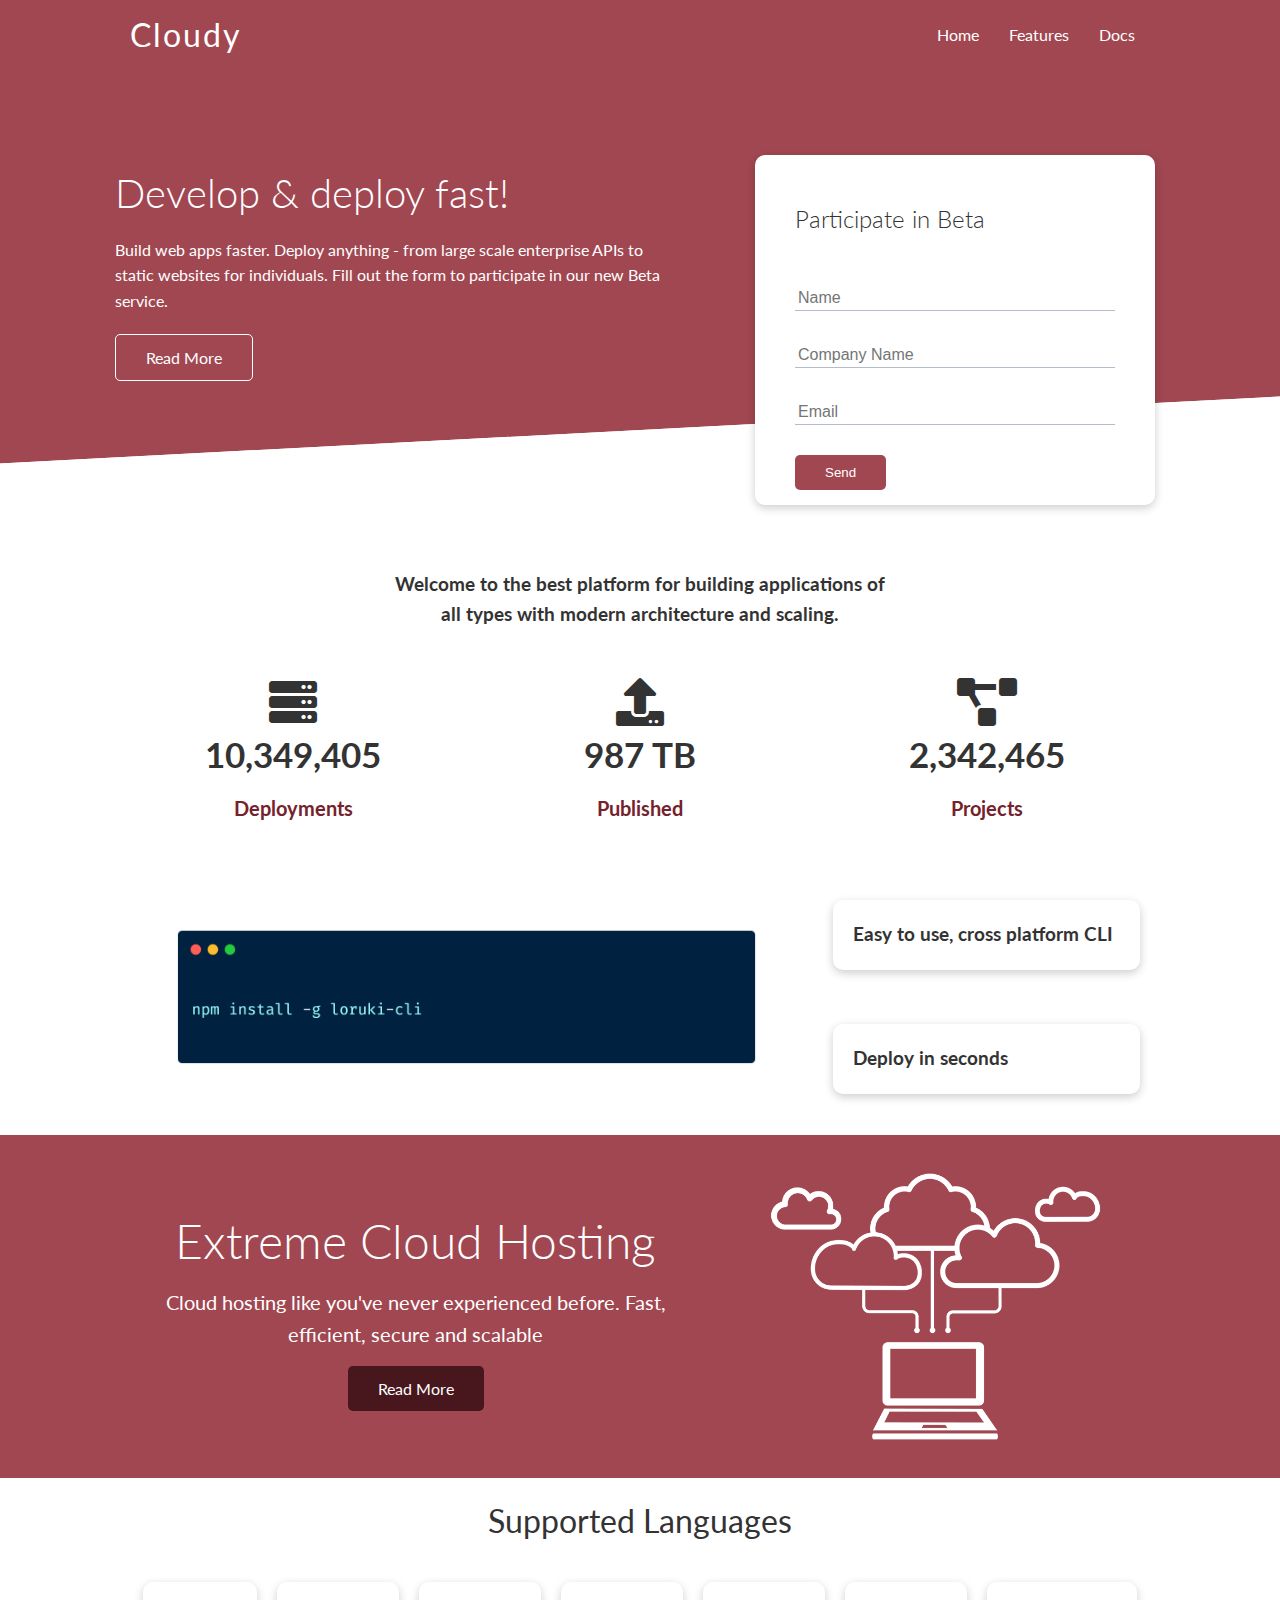
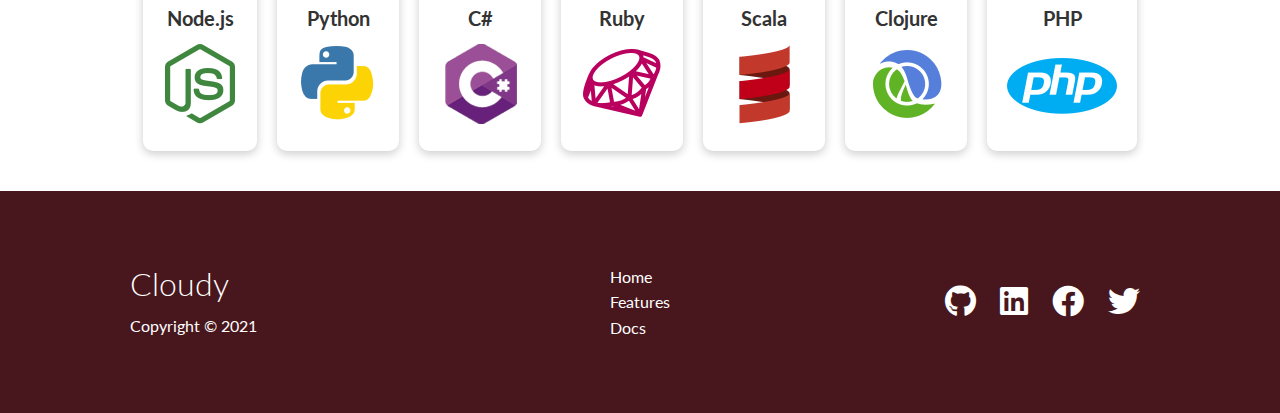
<file: index.html>
<!DOCTYPE html>
<html lang="en">
  <head>
    <meta charset="UTF-8" />
    <meta http-equiv="X-UA-Compatible" content="IE=edge" />
    <meta name="viewport" content="width=device-width, initial-scale=1.0" />
    <link
      rel="stylesheet"
      href="https://cdnjs.cloudflare.com/ajax/libs/font-awesome/5.15.4/css/all.min.css"
      integrity="sha512-1ycn6IcaQQ40/MKBW2W4Rhis/DbILU74C1vSrLJxCq57o941Ym01SwNsOMqvEBFlcgUa6xLiPY/NS5R+E6ztJQ=="
      crossorigin="anonymous"
      referrerpolicy="no-referrer"
    />
    <link rel="stylesheet" href="css/utilities.css" />
    <link rel="stylesheet" href="css/style.css" />
    <title>Cloudy</title>
  </head>
  <body>
    <!-- Navbar -->
    <div class="navbar">
      <div class="container flex">
        <h1 class="logo"><strong>Cloudy</strong></h1>
        <nav>
          <ul>
            <li><a href="index.html">Home</a></li>
            <li><a href="features.html">Features</a></li>
            <li><a href="docs.html">Docs</a></li>
          </ul>
        </nav>
      </div>
    </div>

    <!-- Showcase -->
    <section class="showcase">
      <div class="container grid">
        <div class="showcase-text">
          <h1>Develop & deploy fast!</h1>
          <p>
            Build web apps faster. Deploy anything - from large scale enterprise
            APIs to static websites for individuals. Fill out the form to
            participate in our new Beta service.
          </p>
          <a href="features.html" class="btn btn-outline">Read More</a>
        </div>
        <div class="showcase-form card">
          <h2>Participate in Beta</h2>
          <form
            name="contact"
            method="POST"
            netlify-honeypot="bot-field"
            data-netlify="true"
          >
            <input type="hidden" name="form-name" value="contact" />
            <p class="hidden">
              <label
                >Don’t fill this out if you’re human: <input name="bot-field"
              /></label>
            </p>
            <div class="form-control">
              <input type="text" name="name" placeholder="Name" required />
            </div>
            <div class="form-control">
              <input
                type="text"
                name="company"
                placeholder="Company Name"
                required
              />
            </div>
            <div class="form-control">
              <input type="email" name="email" placeholder="Email" required />
            </div>
            <input type="submit" value="Send" class="btn btn-primary" />
          </form>
        </div>
      </div>
    </section>

    <!-- Stats -->
    <section class="stats">
      <div class="container">
        <h3 class="stats-heading text-center my-1">
          Welcome to the best platform for building applications of all types
          with modern architecture and scaling.
        </h3>
        <div class="grid grid-3 text-center my-4">
          <div>
            <i class="fas fa-server fa-3x"></i>
            <h3>10,349,405</h3>
            <p class="text-secondary">Deployments</p>
          </div>
          <div>
            <i class="fas fa-upload fa-3x"></i>
            <h3>987 TB</h3>
            <p class="text-secondary">Published</p>
          </div>
          <div>
            <i class="fas fa-project-diagram fa-3x"></i>
            <h3>2,342,465</h3>
            <p class="text-secondary">Projects</p>
          </div>
        </div>
      </div>
    </section>

    <!-- CLI -->
    <section class="cli">
      <div class="container grid">
        <img src="images/cli.png" alt="" />
        <div class="card">
          <h3>Easy to use, cross platform CLI</h3>
        </div>
        <div class="card">
          <h3>Deploy in seconds</h3>
        </div>
      </div>
    </section>

    <!-- Cloud Section -->
    <section class="cloud bg-primary my-2 py-2">
      <div class="container grid">
        <div class="text-center">
          <h2 class="lg">Extreme Cloud Hosting</h2>
          <p class="lead my-1">
            Cloud hosting like you've never experienced before. Fast, efficient,
            secure and scalable
          </p>
          <a href="features.html" class="btn btn-dark">Read More</a>
        </div>
        <img src="images/cloud.png" alt="" />
      </div>
    </section>

    <!-- Languages -->
    <section class="languages">
      <h2 class="md text-center my-2"><strong>Supported Languages</strong></h2>
      <div class="container flex">
        <div class="card">
          <h4>Node.js</h4>
          <img src="images/logos/node.png" alt="" />
        </div>
        <div class="card">
          <h4>Python</h4>
          <img src="images/logos/python.png" alt="" />
        </div>
        <div class="card">
          <h4>C#</h4>
          <img src="images/logos/csharp.png" alt="" />
        </div>
        <div class="card">
          <h4>Ruby</h4>
          <img src="images/logos/ruby.png" alt="" />
        </div>
        <div class="card">
          <h4>Scala</h4>
          <img src="images/logos/scala.png" alt="" />
        </div>
        <div class="card">
          <h4>Clojure</h4>
          <img src="images/logos/clojure.png" alt="" />
        </div>
        <div class="card">
          <h4>PHP</h4>
          <img src="images/logos/php.png" alt="" />
        </div>
      </div>
    </section>

    <!-- footer -->
    <footer class="footer bg-dark py-5">
      <div class="container grid grid-3">
        <div>
          <h1>Cloudy</h1>
          <p>Copyright &copy; 2021</p>
        </div>
        <nav>
          <ul>
            <li><a href="index.html">Home</a></li>
            <li><a href="features.html">Features</a></li>
            <li><a href="docs.html">Docs</a></li>
          </ul>
        </nav>
        <div class="social">
          <a href="#"><i class="fab fa-github fa-2x"></i></a>
          <a href="#"><i class="fab fa-linkedin fa-2x"></i></a>
          <a href="#"><i class="fab fa-facebook fa-2x"></i></a>
          <a href="#"><i class="fab fa-twitter fa-2x"></i></a>
        </div>
      </div>
    </footer>
  </body>
</html>
</file>
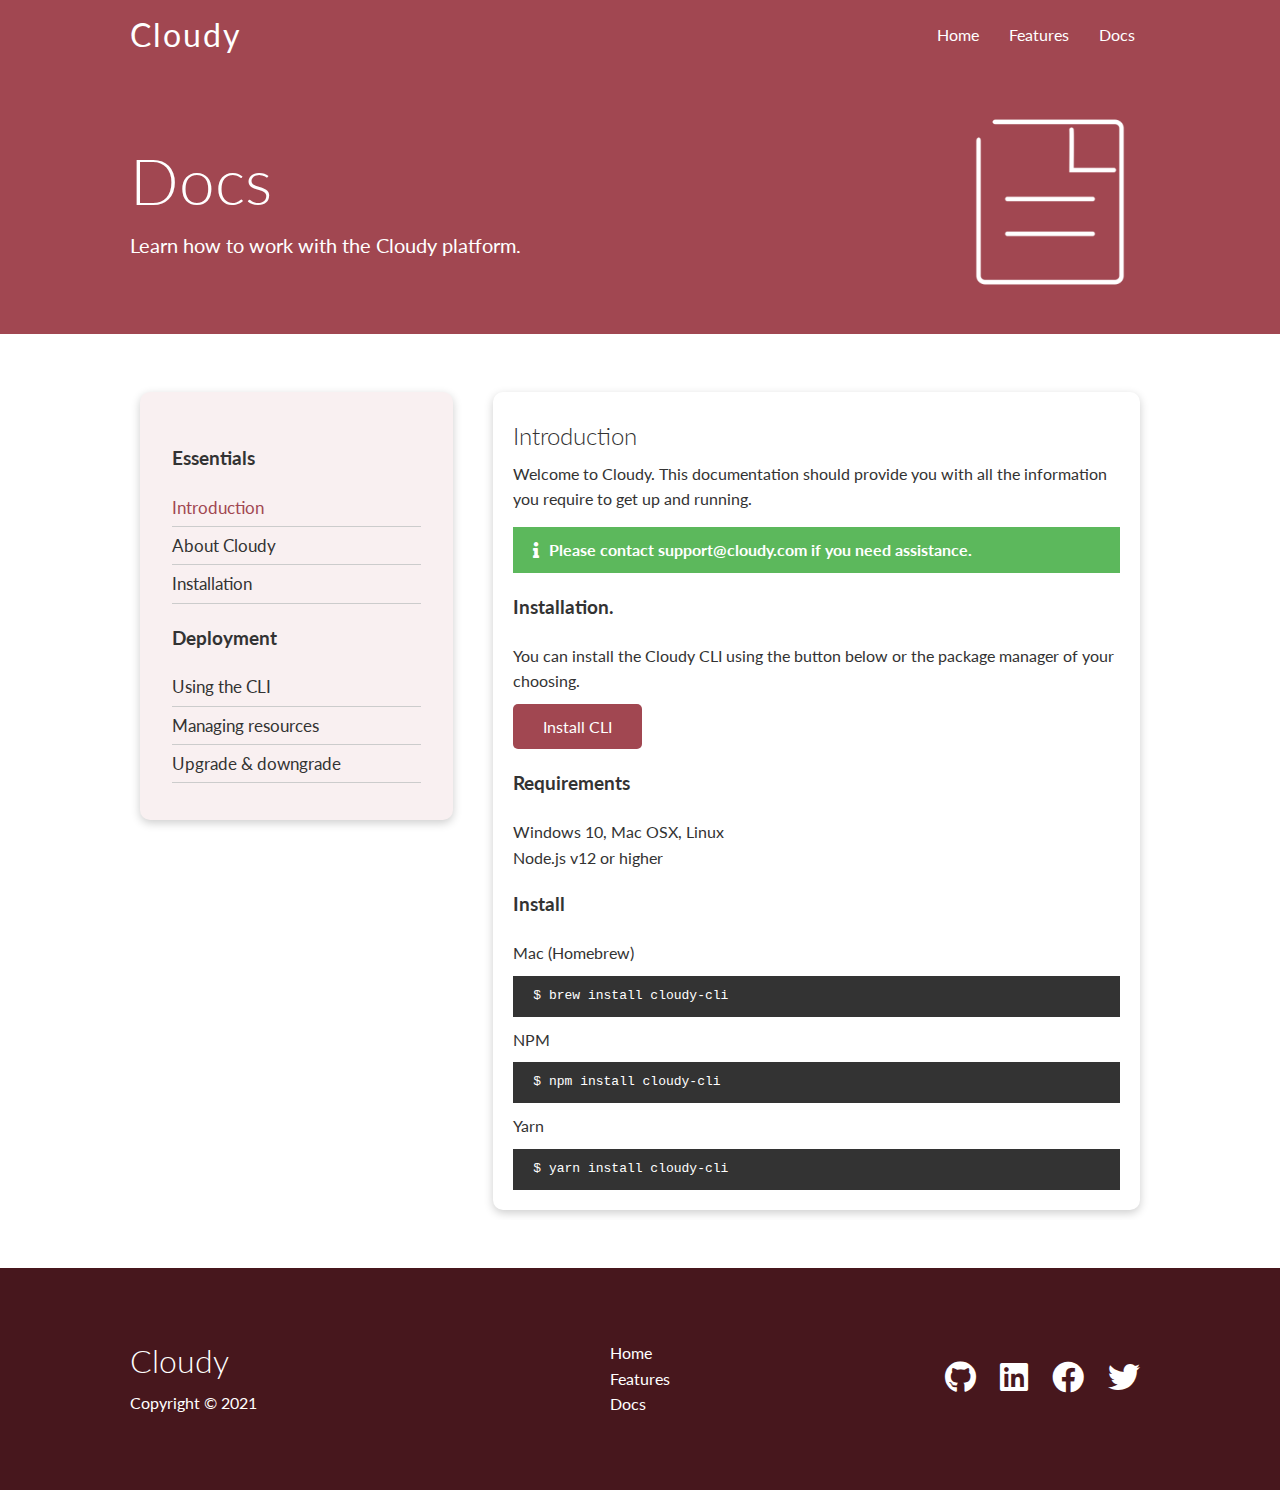
<file: docs.html>
<!DOCTYPE html>
<html lang="en">
  <head>
    <meta charset="UTF-8" />
    <meta http-equiv="X-UA-Compatible" content="IE=edge" />
    <meta name="viewport" content="width=device-width, initial-scale=1.0" />
    <link
      rel="stylesheet"
      href="https://cdnjs.cloudflare.com/ajax/libs/font-awesome/5.15.4/css/all.min.css"
      integrity="sha512-1ycn6IcaQQ40/MKBW2W4Rhis/DbILU74C1vSrLJxCq57o941Ym01SwNsOMqvEBFlcgUa6xLiPY/NS5R+E6ztJQ=="
      crossorigin="anonymous"
      referrerpolicy="no-referrer"
    />
    <link rel="stylesheet" href="css/utilities.css" />
    <link rel="stylesheet" href="css/style.css" />
    <title>Features</title>
  </head>
  <body>
    <!-- Navbar -->
    <div class="navbar">
      <div class="container flex">
        <h1 class="logo"><strong>Cloudy</strong></h1>
        <nav>
          <ul>
            <li><a href="index.html">Home</a></li>
            <li><a href="features.html">Features</a></li>
            <li><a href="docs.html">Docs</a></li>
          </ul>
        </nav>
      </div>
    </div>

    <!-- Head -->
    <section class="docs-head bg-primary py-3">
      <div class="container grid">
        <div>
          <h1 class="xl">Docs</h1>
          <p class="lead">Learn how to work with the Cloudy platform.</p>
        </div>
        <img src="images/docs.png" alt="" />
      </div>
    </section>

    <!-- Docs main -->
    <section class="docs-main my-4">
      <div class="container grid">
        <div class="card bg-light p-3">
          <h3 class="my-2">Essentials</h3>
          <nav>
            <ul>
              <li><a class="text-primary" href="#">Introduction</a></li>
              <li><a href="#">About Cloudy</a></li>
              <li><a href="#">Installation</a></li>
            </ul>
          </nav>
          <h3 class="my-2">Deployment</h3>
          <nav>
            <ul>
              <li><a href="#">Using the CLI</a></li>
              <li><a href="#">Managing resources</a></li>
              <li><a href="#">Upgrade & downgrade</a></li>
            </ul>
          </nav>
        </div>
        <div class="card">
          <h2>Introduction</h2>
          <p>
            Welcome to Cloudy. This documentation should provide you with all
            the information you require to get up and running.
          </p>
          <div class="alert alert-success">
            <i class="fas fa-info"></i>Please contact support@cloudy.com if you
            need assistance.
          </div>
          <h3>Installation.</h3>
          <p>
            You can install the Cloudy CLI using the button below or the package
            manager of your choosing.
          </p>
          <a href="#" class="btn btn-primary">Install CLI</a>
          <h3>Requirements</h3>
          <ul>
            <li>Windows 10, Mac OSX, Linux</li>
            <li>Node.js v12 or higher</li>
          </ul>
          <h3>Install</h3>
          <p>Mac (Homebrew)</p>
          <pre><code>$ brew install cloudy-cli</code></pre>
          <p>NPM</p>
          <pre><code>$ npm install cloudy-cli</code></pre>
          <p>Yarn</p>
          <pre><code>$ yarn install cloudy-cli</code></pre>
        </div>
      </div>
    </section>

    <!-- footer -->
    <footer class="footer bg-dark py-5">
      <div class="container grid grid-3">
        <div>
          <h1>Cloudy</h1>
          <p>Copyright &copy; 2021</p>
        </div>
        <nav>
          <ul>
            <li><a href="index.html">Home</a></li>
            <li><a href="features.html">Features</a></li>
            <li><a href="docs.html">Docs</a></li>
          </ul>
        </nav>
        <div class="social">
          <a href="#"><i class="fab fa-github fa-2x"></i></a>
          <a href="#"><i class="fab fa-linkedin fa-2x"></i></a>
          <a href="#"><i class="fab fa-facebook fa-2x"></i></a>
          <a href="#"><i class="fab fa-twitter fa-2x"></i></a>
        </div>
      </div>
    </footer>
  </body>
</html>
</file>
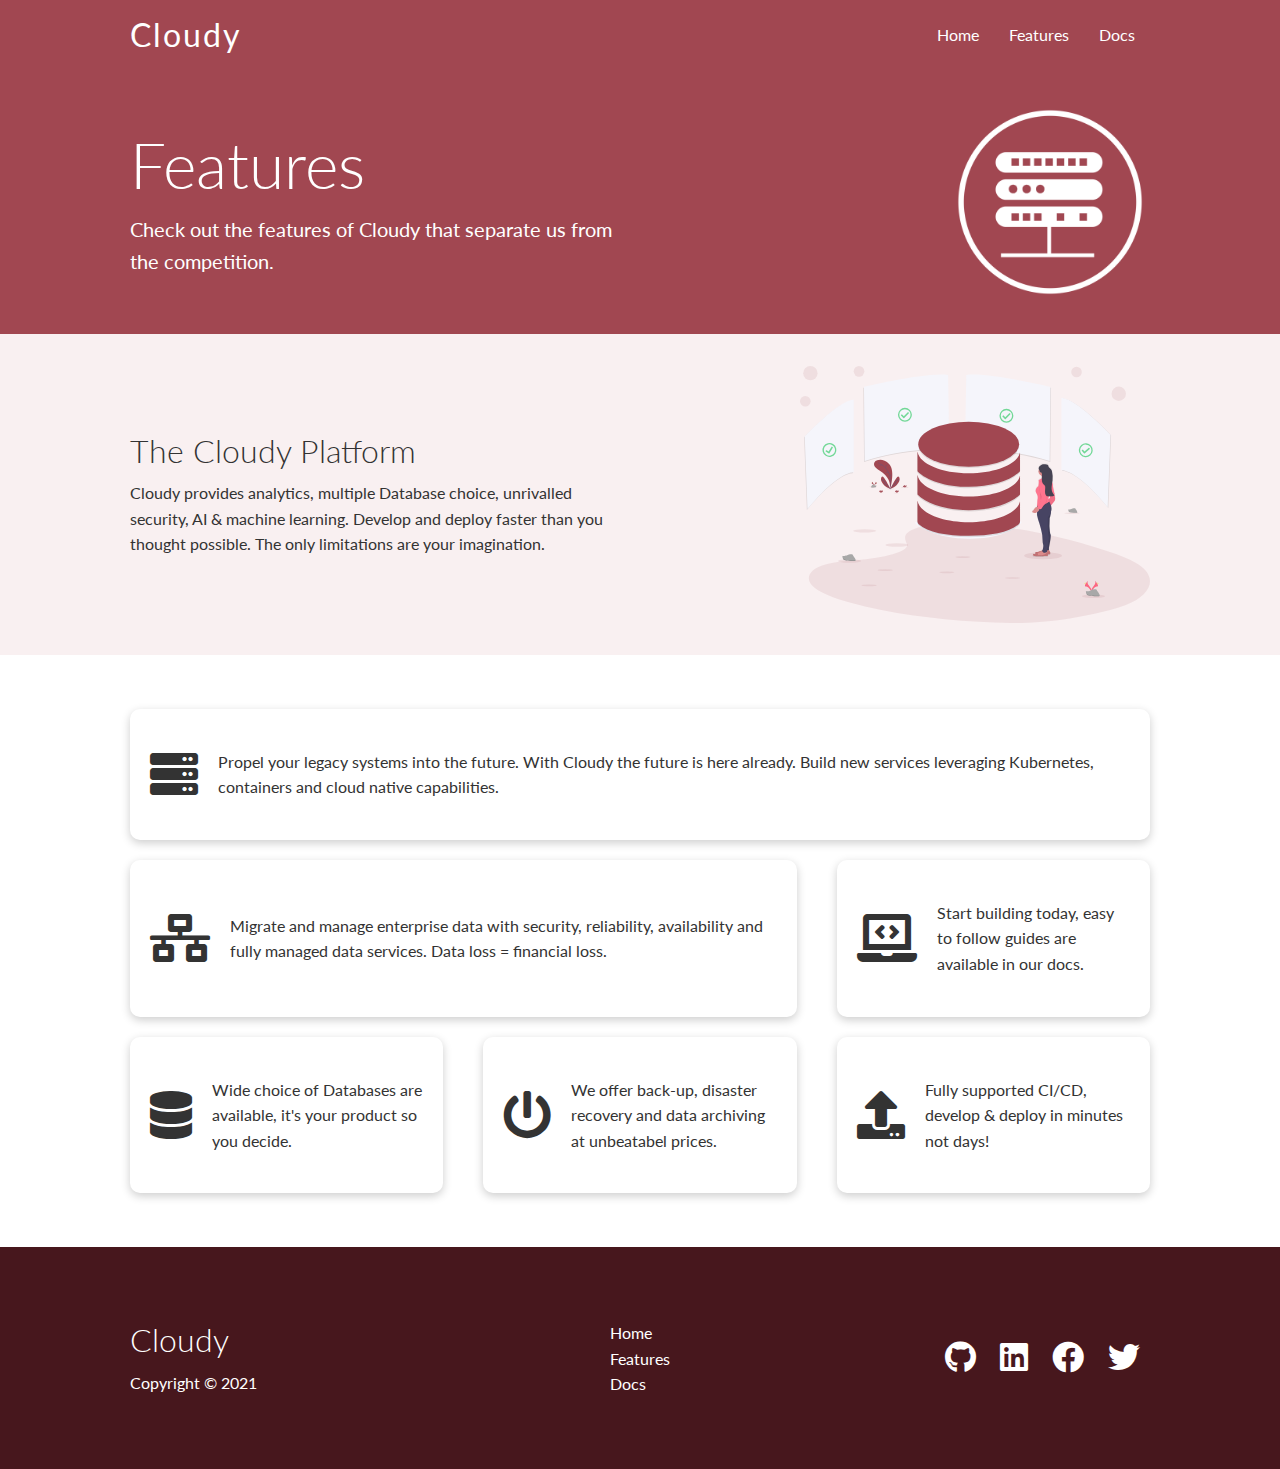
<file: features.html>
<!DOCTYPE html>
<html lang="en">
  <head>
    <meta charset="UTF-8" />
    <meta http-equiv="X-UA-Compatible" content="IE=edge" />
    <meta name="viewport" content="width=device-width, initial-scale=1.0" />
    <link
      rel="stylesheet"
      href="https://cdnjs.cloudflare.com/ajax/libs/font-awesome/5.15.4/css/all.min.css"
      integrity="sha512-1ycn6IcaQQ40/MKBW2W4Rhis/DbILU74C1vSrLJxCq57o941Ym01SwNsOMqvEBFlcgUa6xLiPY/NS5R+E6ztJQ=="
      crossorigin="anonymous"
      referrerpolicy="no-referrer"
    />
    <link rel="stylesheet" href="css/utilities.css" />
    <link rel="stylesheet" href="css/style.css" />
    <title>Features</title>
  </head>
  <body>
    <!-- Navbar -->
    <div class="navbar">
      <div class="container flex">
        <h1 class="logo"><strong>Cloudy</strong></h1>
        <nav>
          <ul>
            <li><a href="index.html">Home</a></li>
            <li><a href="features.html">Features</a></li>
            <li><a href="docs.html">Docs</a></li>
          </ul>
        </nav>
      </div>
    </div>

    <!-- Head -->
    <section class="features-head bg-primary py-3">
      <div class="container grid">
        <div>
          <h1 class="xl">Features</h1>
          <p class="lead">
            Check out the features of Cloudy that separate us from the
            competition.
          </p>
        </div>
        <img src="images/server.png" alt="" />
      </div>
    </section>

    <!-- Sub head -->
    <section class="features-sub-head bg-light py-3">
      <div class="container grid">
        <div>
          <h1 class="md">The Cloudy Platform</h1>
          <p>
            Cloudy provides analytics, multiple Database choice, unrivalled
            security, AI & machine learning. Develop and deploy faster than you
            thought possible. The only limitations are your imagination.
          </p>
        </div>
        <img src="images/server_status.svg" alt="" />
      </div>
    </section>

    <!-- Features Main -->
    <section class="features-main my-2">
      <div class="container grid grid-3">
        <div class="card flex">
          <i class="fas fa-server fa-3x"></i>
          <p>
            Propel your legacy systems into the future. With Cloudy the future
            is here already. Build new services leveraging Kubernetes,
            containers and cloud native capabilities.
          </p>
        </div>
        <div class="card flex">
          <i class="fas fa-network-wired fa-3x"></i>
          <p>
            Migrate and manage enterprise data with security, reliability,
            availability and fully managed data services. Data loss = financial
            loss.
          </p>
        </div>
        <div class="card flex">
          <i class="fas fa-laptop-code fa-3x"></i>
          <p>
            Start building today, easy to follow guides are available in our
            docs.
          </p>
        </div>
        <div class="card flex">
          <i class="fas fa-database fa-3x"></i>
          <p>
            Wide choice of Databases are available, it's your product so you
            decide.
          </p>
        </div>
        <div class="card flex">
          <i class="fas fa-power-off fa-3x"></i>
          <p>
            We offer back-up, disaster recovery and data archiving at unbeatabel
            prices.
          </p>
        </div>
        <div class="card flex">
          <i class="fas fa-upload fa-3x"></i>
          <p>Fully supported CI/CD, develop & deploy in minutes not days!</p>
        </div>
      </div>
    </section>

    <!-- footer -->
    <footer class="footer bg-dark py-5">
      <div class="container grid grid-3">
        <div>
          <h1>Cloudy</h1>
          <p>Copyright &copy; 2021</p>
        </div>
        <nav>
          <ul>
            <li><a href="index.html">Home</a></li>
            <li><a href="features.html">Features</a></li>
            <li><a href="docs.html">Docs</a></li>
          </ul>
        </nav>
        <div class="social">
          <a href="#"><i class="fab fa-github fa-2x"></i></a>
          <a href="#"><i class="fab fa-linkedin fa-2x"></i></a>
          <a href="#"><i class="fab fa-facebook fa-2x"></i></a>
          <a href="#"><i class="fab fa-twitter fa-2x"></i></a>
        </div>
      </div>
    </footer>
  </body>
</html>
</file>
<file: css/utilities.css>
.container {
  max-width: 1100px;
  margin: 0 auto;
  overflow: auto;
  padding: 0 40px;
}

.card {
  background-color: #fff;
  color: #333;
  border-radius: 10px;
  box-shadow: 0 3px 10px rgba(0, 0, 0, 0.2);
  padding: 20px;
  margin: 10px;
}

/* buttons */

.btn {
  display: inline-block;
  padding: 10px 30px;
  cursor: pointer;
  background: var(--primary-color);
  color: #fff;
  border: none;
  border-radius: 5px;
}

.btn-outline {
  background-color: transparent;
  border: 1px #fff solid;
}

.btn:hover {
  transform: scale(0.98);
}

/* Backgrounds & coloured buttons/links */
.bg-primary,
.btn-primary {
  background-color: var(--primary-color);
  color: #fff;
}

.bg-secondary,
.btn-secondary {
  background-color: var(--secondary-color);
  color: #fff;
}

.bg-dark,
.btn-dark {
  background-color: var(--dark-color);
  color: #fff;
}

.bg-light,
.btn-light {
  background-color: var(--light-color);
  color: #333;
}

.bg-primary a,
.btn-primary a,
.bg-secondary a,
.btn-secondary a,
.bg-dark a,
.btn-dark a {
  color: #fff;
}

/* Text colors */
.text-primary {
  color: var(--primary-color);
}

.text-secondary {
  color: var(--secondary-color);
}

.text-dark {
  color: var(--dark-color);
}

.text-light {
  color: var(--light-color);
}

/* Text sizes & alignment */
.lead {
  font-size: 20px;
}

.sm {
  font-size: 1rem;
}

.md {
  font-size: 2rem;
}

.lg {
  font-size: 3rem;
}

.xl {
  font-size: 4rem;
}

.text-center {
  text-align: center;
}

/* Alerts */
.alert {
  background-color: var(--light-color);
  padding: 10px 20px;
  font-weight: bold;
  margin: 15px 0;
}

.alert i {
  margin-right: 10px;
}

.alert-success {
  background-color: var(--success-color);
  color: #fff;
}

.alert-error {
  background-color: var(--error-color);
  color: #fff;
}

/* layouts */

.flex {
  display: flex;
  justify-content: center;
  align-items: center;
  height: 100%;
}

.grid {
  display: grid;
  grid-template-columns: 1fr 1fr;
  gap: 20px;
  justify-content: center;
  align-items: center;
  height: 100%;
}

.grid-3 {
  grid-template-columns: repeat(3, 1fr);
}

/* margins */
.my-1 {
  margin: 1rem 0;
}

.my-2 {
  margin: 1.5rem 0;
}

.my-3 {
  margin: 2rem 0;
}

.my-4 {
  margin: 3rem 0;
}

.my-5 {
  margin: 4rem 0;
}

.m-1 {
  margin: 1rem;
}

.m-2 {
  margin: 1.5rem;
}

.m-3 {
  margin: 2rem;
}

.m-4 {
  margin: 3rem;
}

.m-5 {
  margin: 4rem;
}

/* padding */
.py-1 {
  padding: 1rem 0;
}

.py-2 {
  padding: 1.5rem 0;
}

.py-3 {
  padding: 2rem 0;
}

.py-4 {
  padding: 3rem 0;
}

.py-5 {
  padding: 4rem 0;
}

.p-1 {
  padding: 1rem;
}

.p-2 {
  padding: 1.5rem;
}

.p-3 {
  padding: 2rem;
}

.p-4 {
  padding: 3rem;
}

.p-5 {
  padding: 4rem;
}
</file>
<file: css/style.css>
@import url('https://fonts.googleapis.com/css2?family=Lato:wght@300&display=swap');

/* ---- Global Reset ---- */
* {
  box-sizing: border-box;
  padding: 0;
  margin: 0;
}

/* ---- Custom properties ---- */
:root {
  --primary-color: #a14751;
  --secondary-color: #75222c;
  --dark-color: #47171d;
  --light-color: #f9f0f1;
  --success-color: #5cb85c;
  --error-color: #d9534f;
}

body {
  font-family: 'Lato', sans-serif;
  color: #333;
  line-height: 1.6;
}

ul {
  list-style-type: none;
}

a {
  text-decoration: none;
  color: #333;
}

h1,
h2 {
  font-weight: 300;
  line-height: 1.2;
  margin: 10px 0;
}

p {
  margin: 10px 0;
}

img {
  width: 100%;
}

code,
pre {
  background: #333;
  color: #fff;
  padding: 10px;
}

.logo {
  letter-spacing: 2px;
}

/* set up hidden for netlify form */
.hidden {
  visibility: hidden;
  height: 0;
}

/* ---- navbar styling ---- */
.navbar {
  background-color: var(--primary-color);
  color: #fff;
  height: 70px;
}

.navbar ul {
  display: flex;
}

.navbar a {
  color: #fff;
  padding: 10px;
  margin: 0 5px;
}

.navbar a:hover {
  border-bottom: 2px #fff solid;
}

.navbar .flex {
  justify-content: space-between;
}

/* ---- Showcase ---- */
.showcase {
  height: 400px;
  background-color: var(--primary-color);
  color: #fff;
  position: relative;
}

.showcase h1 {
  font-size: 40px;
}

.showcase p {
  margin: 20px 0;
}

.showcase .grid {
  grid-template-columns: 55% 45%;
  gap: 30px;
  overflow: visible;
}

.showcase-text {
  animation: slideInFromLeft 1s ease-in;
}

.showcase-form {
  position: relative;
  top: 60px;
  height: 350px;
  width: 400px;
  padding: 40px;
  z-index: 100;
  justify-self: flex-end;
  animation: slideInFromRight 1s ease-in;
}

.showcase-form .form-control {
  margin: 30px 0;
}

.showcase-form input[type='text'],
.showcase-form input[type='email'] {
  border: 0;
  border-bottom: 1px solid #b4becb;
  width: 100%;
  padding: 3px;
  font-size: 16px;
}

.showcase-form input:focus {
  outline: none;
}

.showcase::before,
.showcase::after {
  content: '';
  position: absolute;
  height: 110px;
  bottom: -70px;
  right: 0;
  left: 0;
  background: #fff;
  transform: skewY(-3deg);
  -webkit-transform: skewY(-3deg);
  -moz-transform: skewY(-3deg);
  -ms-transform: skewY(-3deg);
}

/* ---- Stats ---- */
.stats {
  padding-top: 100px;
  animation: slideInFromBottom 1s ease-in;
}

.stats-heading {
  max-width: 500px;
  margin: auto;
}

.stats .grid h3 {
  font-size: 35px;
}

.stats .grid p {
  font-size: 20px;
  font-weight: bold;
}

/* ---- CLI ---- */
.cli .grid {
  grid-template-columns: repeat(3, 1fr);
  grid-template-rows: repeat(2, 1fr);
}

.cli .grid > *:first-child {
  grid-column: 1 / span 2;
  grid-row: 1 / span 2;
}

/* ---- Cloud ----*/
.cloud .grid {
  grid-template-columns: 4fr 3fr;
}

/* ---- Languages ----*/
.languages .flex {
  flex-wrap: wrap;
}

.languages .card {
  text-align: center;
  margin: 18px 10px 40px;
  transition: transform 0.2s ease-in;
}

.languages .card h4 {
  font-size: 20px;
  margin-bottom: 10px;
}

.languages .card:hover {
  transform: translateY(-15px);
}

/* ---- Features ---- */
.features-head img,
.docs-head img {
  width: 200px;
  justify-self: flex-end;
}

.features-sub-head img {
  width: 350px;
  justify-self: flex-end;
}

.features-main .card > i {
  margin-right: 20px;
}

.features-main .grid {
  padding: 30px;
}

.features-main .grid > *:first-child {
  grid-column: 1 / span 3;
}

.features-main .grid > *:nth-child(2) {
  grid-column: 1 / span 2;
}

/* ---- Docs ---- */
.docs-main h3 {
  margin: 20px 0;
}

.docs-main .grid {
  grid-template-columns: 1fr 2fr;
  align-items: flex-start;
}

.docs-main nav li {
  font-size: 17px;
  padding-bottom: 5px;
  margin-bottom: 5px;
  border-bottom: 1px #ccc solid;
}

.docs-main a:hover {
  font-weight: bold;
}

/* ---- Footer ---- */
.footer .social {
  justify-self: end;
}

.footer nav {
  justify-self: center;
}

.footer .social a {
  margin: 0 10px;
}

/* Animations */
@keyframes slideInFromLeft {
  0% {
    transform: translateX(-100%);
  }

  100% {
    transform: translateX(0);
  }
}

@keyframes slideInFromRight {
  0% {
    transform: translateX(100%);
  }

  100% {
    transform: translateX(0);
  }
}

@keyframes slideInFromTop {
  0% {
    transform: translateY(-100%);
  }

  100% {
    transform: translateX(0);
  }
}

@keyframes slideInFromBottom {
  0% {
    transform: translateY(100%);
  }

  100% {
    transform: translateX(0);
  }
}

/* ------------- */
/* Media Queries */
/* ------------- */

/* ---- Tablets & under ---- */
@media (max-width: 768px) {
  .grid,
  .showcase .grid,
  .stats .grid,
  .cli .grid,
  .cloud .grid,
  .features-main .grid,
  .docs-main .grid {
    grid-template-columns: 1fr;
    grid-template-rows: 1fr;
  }

  .showcase {
    height: auto;
  }

  .showcase-text {
    text-align: center;
    margin-top: 40px;
    animation: slideInFromTop 1s ease-in;
  }

  .showcase-form {
    justify-self: center;
    margin: auto;
    animation: slideInFromBottom 1s ease-in;
  }

  .cli .grid > *:first-child {
    grid-column: 1;
    grid-row: 1;
  }

  .cli .grid .card h3 {
    text-align: center;
  }

  .features-head,
  .features-sub-head,
  .docs-head {
    text-align: center;
  }

  .features-head img,
  .features-sub-head img,
  .docs-head img {
    justify-self: center;
  }

  .features-main .grid > *:first-child,
  .features-main .grid > *:nth-child(2) {
    grid-column: 1;
  }

  .footer .social {
    justify-self: center;
  }

  .footer nav {
    justify-self: start;
  }
}

/* ---- Mobiles ---- */
@media (max-width: 500px) {
  .navbar {
    height: 110px;
  }

  .navbar .flex {
    flex-direction: column;
  }

  .navbar ul {
    padding: 10px;
    background-color: rgba(0, 0, 0, 0.1);
  }

  .showcase .container .showcase-text {
    padding: 0 10px;
    margin: 0 20px;
  }
}
</file>
